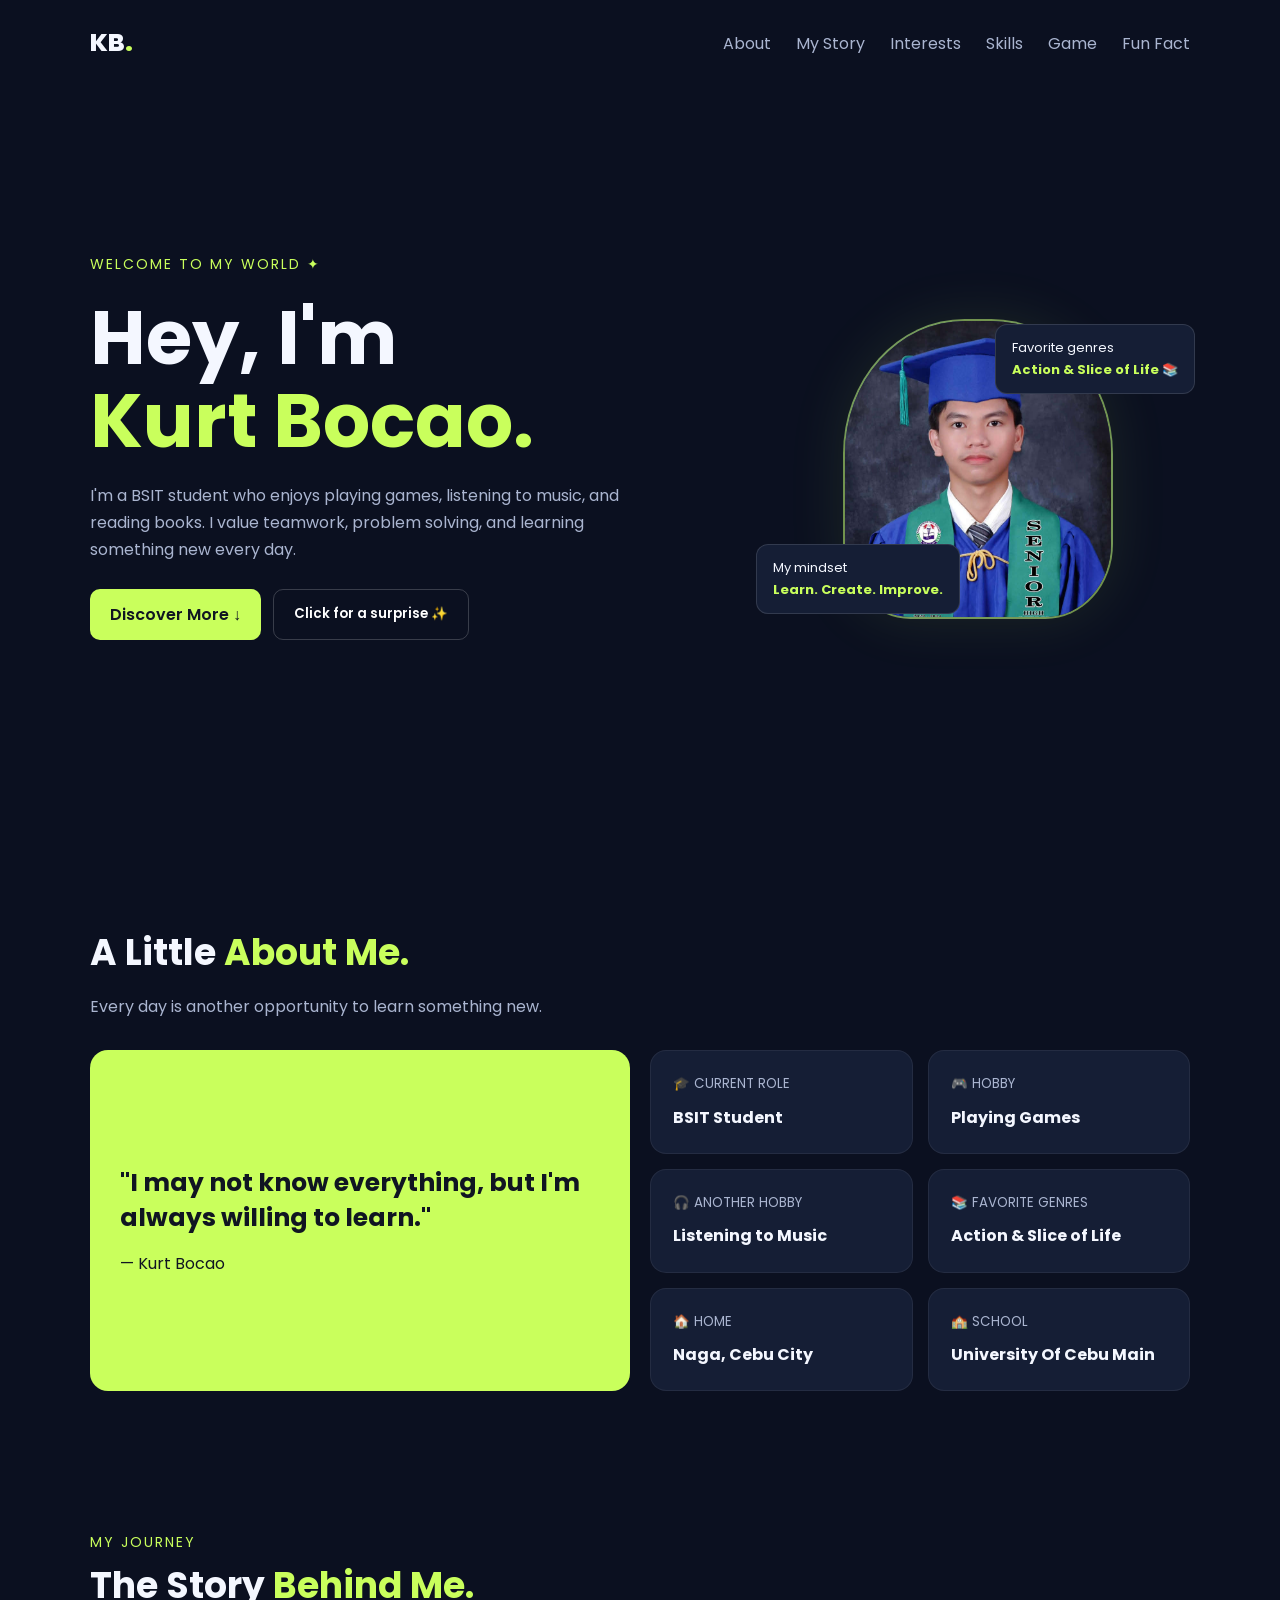
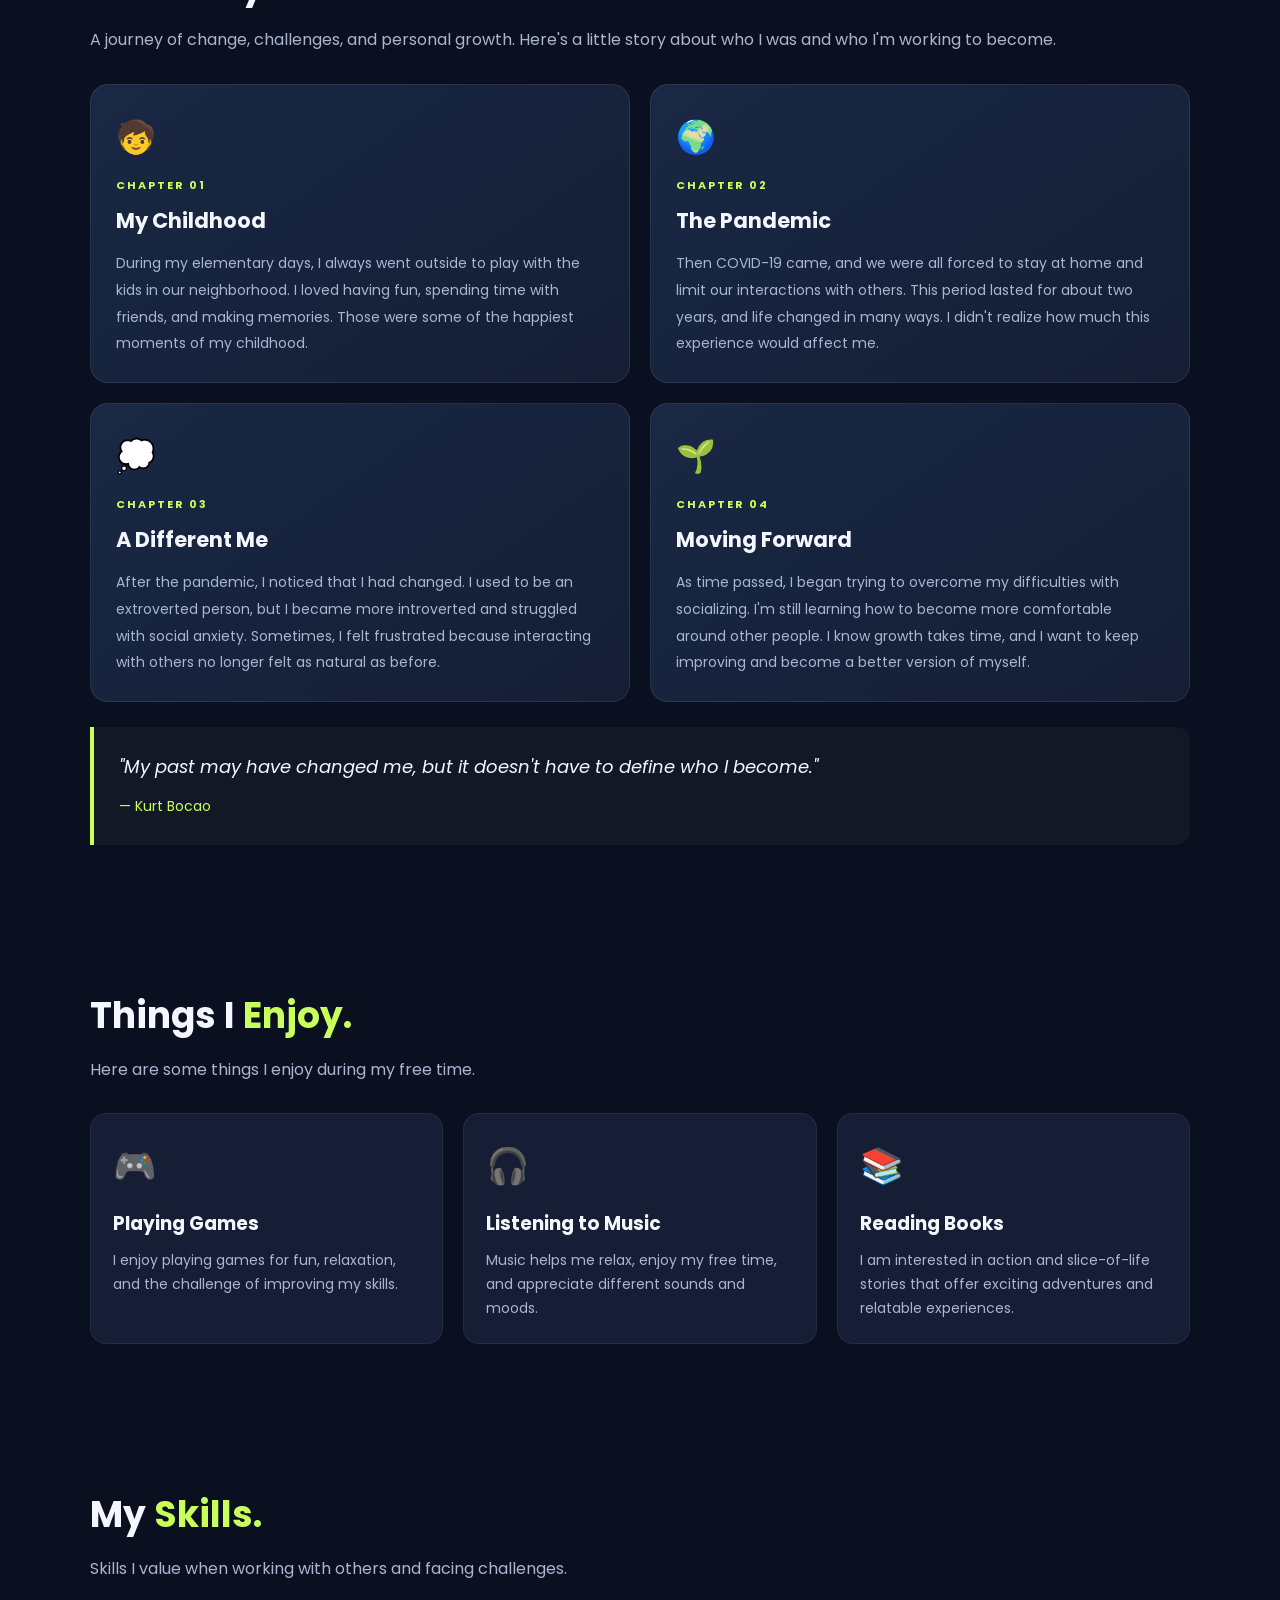
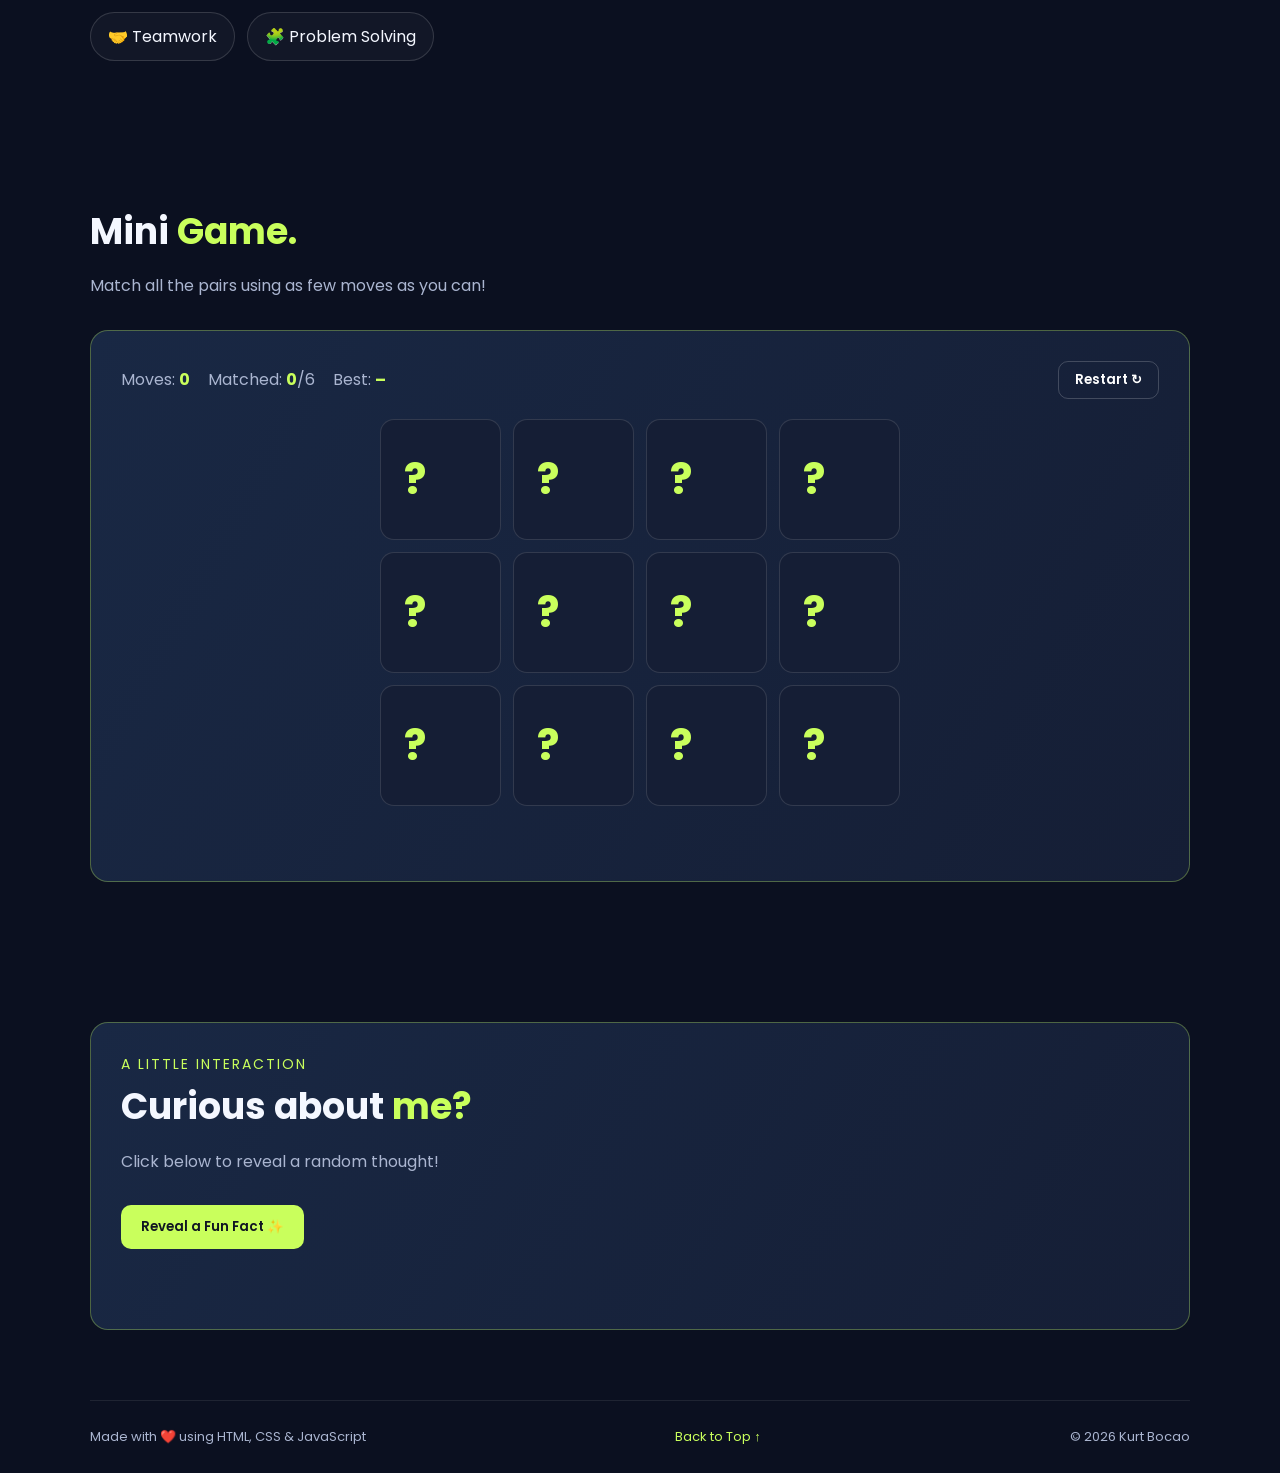
<file: index.html>
<!DOCTYPE html>
<html lang="en">
<head>
  <meta charset="UTF-8">
  <meta name="viewport" content="width=device-width, initial-scale=1.0">
  <title>Kurt Bocao | Personal Portfolio</title>
  <link rel="stylesheet" href="style.css">
</head>

<body>
<div class="container">

  <nav>
    <a href="#home" class="logo">KB<span>.</span></a>
    <div class="nav-links">
      <a href="#about">About</a>
      <a href="#story">My Story</a>
      <a href="#interests">Interests</a>
      <a href="#skills">Skills</a>
      <a href="#game">Game</a>
      <a href="#fun">Fun Fact</a>
    </div>
  </nav>

  <main>
    <!-- HOME -->
    <section class="hero" id="home">
      <div>
        <div class="tag">Welcome to my world ✦</div>
        <h1>Hey, I'm<br><span>Kurt Bocao.</span></h1>
        <p>
          I'm a BSIT student who enjoys playing games, listening
          to music, and reading books. I value teamwork, problem
          solving, and learning something new every day.
        </p>

        <div class="buttons">
          <a class="btn primary" href="#about">Discover More ↓</a>
          <button class="btn secondary" id="helloBtn">
            Click for a surprise ✨
          </button>
        </div>
        <p id="helloMessage" class="message"></p>
      </div>

      <div class="profile">
        <div class="avatar">
          <img src="imgs/pict.jpg" alt="Kurt Bocao">
        </div>
        <div class="floating one">
          Favorite genres
          <strong>Action & Slice of Life 📚</strong>
        </div>
        <div class="floating two">
          My mindset
          <strong>Learn. Create. Improve.</strong>
        </div>
      </div>
    </section>

    <!-- ABOUT ME -->
    <section id="about" class="reveal">
      <h2 class="section-title">A Little <span>About Me.</span></h2>
      <p class="section-description">
        Every day is another opportunity to learn something new.
      </p>

      <div class="about-grid">
        <div class="quote">
          <h3>
            "I may not know everything, but I'm always willing to learn."
          </h3>
          <p>— Kurt Bocao</p>
        </div>

        <div class="facts">
          <div class="fact">
            <small>🎓 CURRENT ROLE</small>
            <strong>BSIT Student</strong>
          </div>
          <div class="fact">
            <small>🎮 HOBBY</small>
            <strong>Playing Games</strong>
          </div>
          <div class="fact">
            <small>🎧 ANOTHER HOBBY</small>
            <strong>Listening to Music</strong>
          </div>
          <div class="fact">
            <small>📚 FAVORITE GENRES</small>
            <strong>Action & Slice of Life</strong>
          </div>
          <div class="fact">
            <small>🏠 HOME</small>
            <strong>Naga, Cebu City</strong>
          </div>
          <div class="fact">
            <small>🏫 SCHOOL</small>
            <strong>University Of Cebu Main</strong>
          </div>
        </div>
      </div>
    </section>

    <!-- MY STORY -->
    <section id="story" class="reveal">
      <div class="tag">My Journey</div>

      <h2 class="section-title">
        The Story <span>Behind Me.</span>
      </h2>

      <p class="section-description">
        A journey of change, challenges, and personal growth.
        Here's a little story about who I was and who I'm
        working to become.
      </p>

      <div class="story-grid">

        <div class="story-card">
          <div class="story-icon">🧒</div>
          <span class="story-label">CHAPTER 01</span>
          <h3>My Childhood</h3>
          <p>
            During my elementary days, I always went outside
            to play with the kids in our neighborhood. I loved
            having fun, spending time with friends, and making
            memories. Those were some of the happiest moments
            of my childhood.
          </p>
        </div>

        <div class="story-card">
          <div class="story-icon">🌍</div>
          <span class="story-label">CHAPTER 02</span>
          <h3>The Pandemic</h3>
          <p>
            Then COVID-19 came, and we were all forced to stay
            at home and limit our interactions with others.
            This period lasted for about two years, and life
            changed in many ways. I didn't realize how much
            this experience would affect me.
          </p>
        </div>

        <div class="story-card">
          <div class="story-icon">💭</div>
          <span class="story-label">CHAPTER 03</span>
          <h3>A Different Me</h3>
          <p>
            After the pandemic, I noticed that I had changed.
            I used to be an extroverted person, but I became
            more introverted and struggled with social anxiety.
            Sometimes, I felt frustrated because interacting
            with others no longer felt as natural as before.
          </p>
        </div>

        <div class="story-card">
          <div class="story-icon">🌱</div>
          <span class="story-label">CHAPTER 04</span>
          <h3>Moving Forward</h3>
          <p>
            As time passed, I began trying to overcome my
            difficulties with socializing. I'm still learning
            how to become more comfortable around other people.
            I know growth takes time, and I want to keep
            improving and become a better version of myself.
          </p>
        </div>

      </div>

      <div class="story-quote">
        <p>
          "My past may have changed me, but it doesn't have
          to define who I become."
        </p>
        <span>— Kurt Bocao</span>
      </div>
    </section>

    <!-- INTERESTS -->
    <section id="interests" class="reveal">
      <h2 class="section-title">Things I <span>Enjoy.</span></h2>
      <p class="section-description">
        Here are some things I enjoy during my free time.
      </p>

      <div class="grid">
        <div class="card">
          <div class="icon">🎮</div>
          <h3>Playing Games</h3>
          <p>
            I enjoy playing games for fun, relaxation, and the
            challenge of improving my skills.
          </p>
        </div>

        <div class="card">
          <div class="icon">🎧</div>
          <h3>Listening to Music</h3>
          <p>
            Music helps me relax, enjoy my free time, and
            appreciate different sounds and moods.
          </p>
        </div>

        <div class="card">
          <div class="icon">📚</div>
          <h3>Reading Books</h3>
          <p>
            I am interested in action and slice-of-life stories
            that offer exciting adventures and relatable experiences.
          </p>
        </div>
      </div>
    </section>

    <!-- SKILLS -->
    <section id="skills" class="reveal">
      <h2 class="section-title">My <span>Skills.</span></h2>
      <p class="section-description">
        Skills I value when working with others and facing challenges.
      </p>

      <div class="skills">
        <span class="skill">🤝 Teamwork</span>
        <span class="skill">🧩 Problem Solving</span>
      </div>
    </section>

    <!-- MINI GAME -->
    <section id="game" class="reveal">
      <h2 class="section-title">Mini <span>Game.</span></h2>
      <p class="section-description">
        Match all the pairs using as few moves as you can!
      </p>

      <div class="game-box">
        <div class="game-stats">
          <span>Moves: <strong id="moves">0</strong></span>
          <span>Matched: <strong id="matched">0</strong>/6</span>
          <span>Best: <strong id="best">–</strong></span>
          <button class="btn secondary" id="restartBtn">Restart ↻</button>
        </div>

        <div class="memory-grid" id="memoryGrid"></div>
        <p id="gameMessage" class="message" aria-live="polite"></p>
      </div>
    </section>

    <!-- FUN FACT -->
    <section id="fun" class="reveal">
      <div class="interactive">
        <div class="tag">A little interaction</div>
        <h2 class="section-title">Curious about <span>me?</span></h2>
        <p class="section-description">
          Click below to reveal a random thought!
        </p>

        <button class="btn primary" id="factBtn">
          Reveal a Fun Fact ✨
        </button>
        <p id="fact" aria-live="polite"></p>
      </div>
    </section>
  </main>

  <!-- FOOTER -->
  <footer>
    <span>Made with ❤️ using HTML, CSS & JavaScript</span>
    <a href="#home">Back to Top ↑</a>
    <span>© <span id="year"></span> Kurt Bocao</span>
  </footer>

</div>

<script src="script.js"></script>
</body>
</html>
</file>
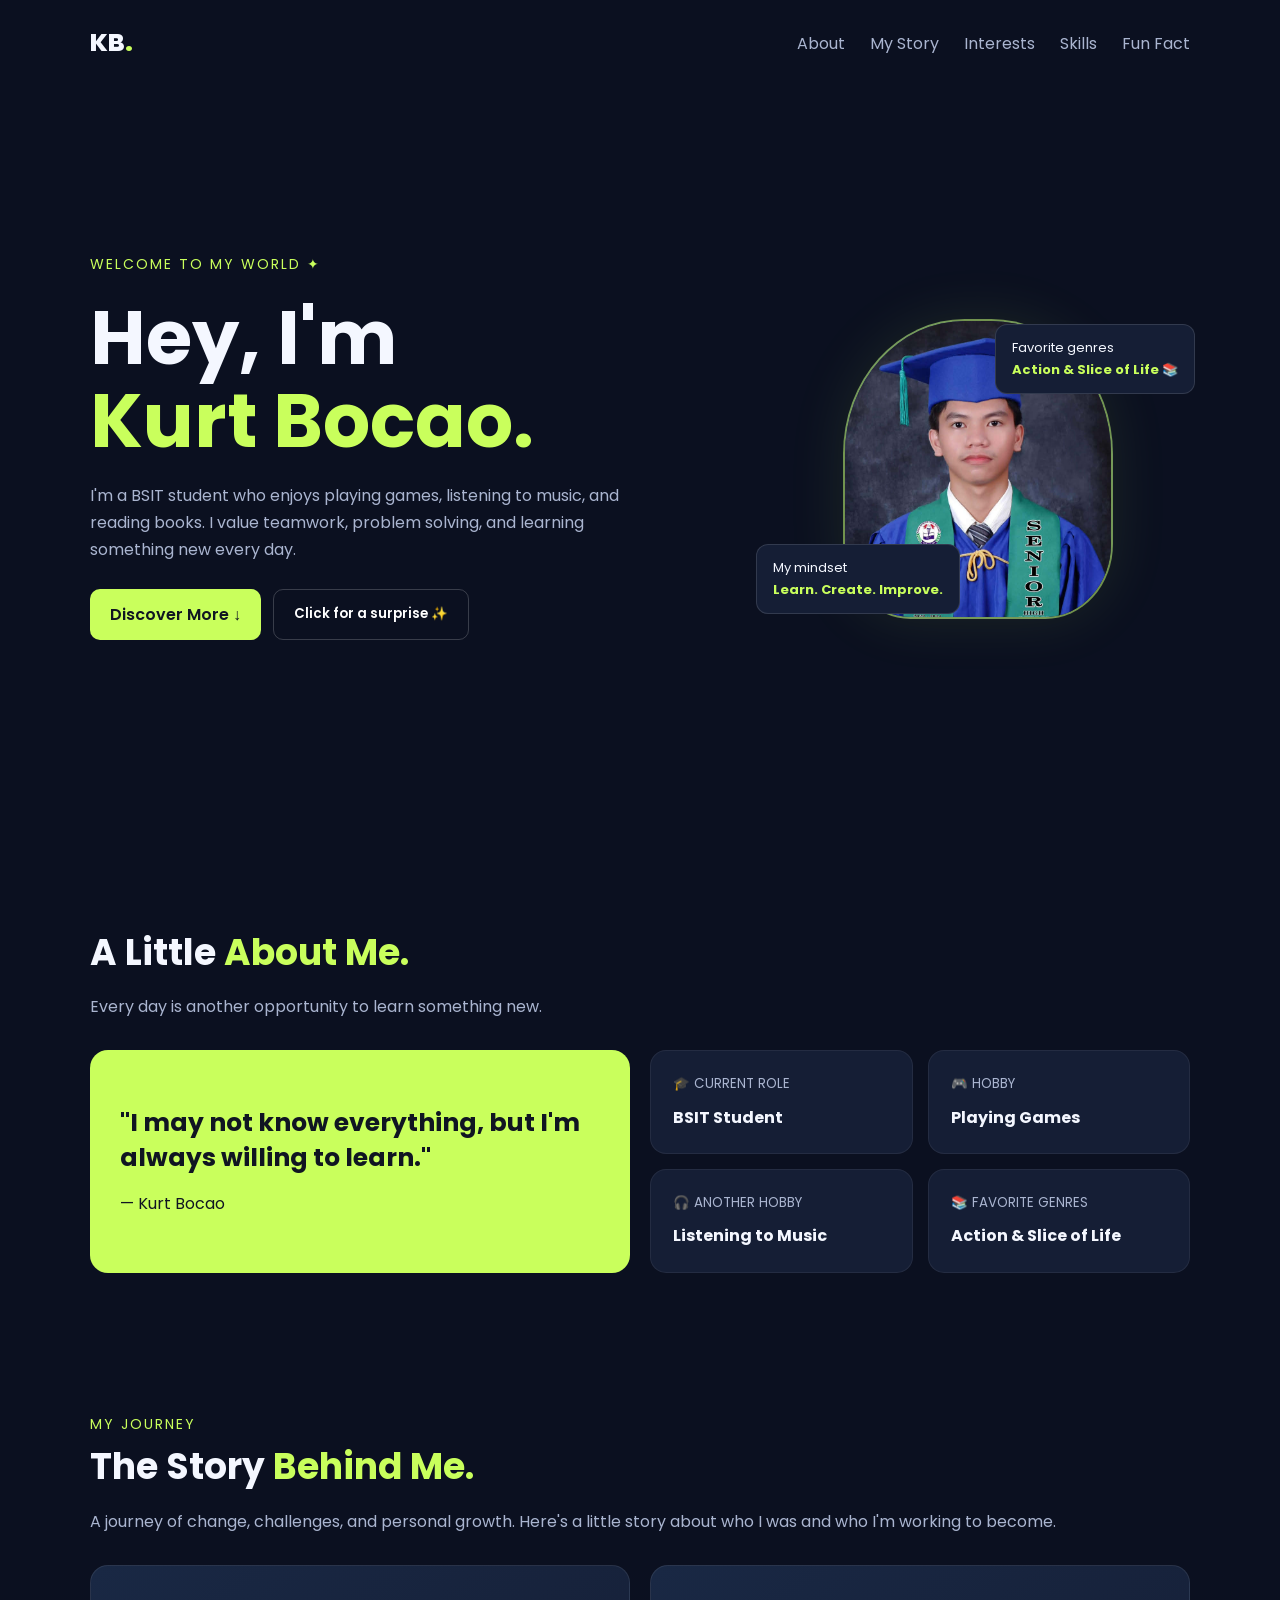
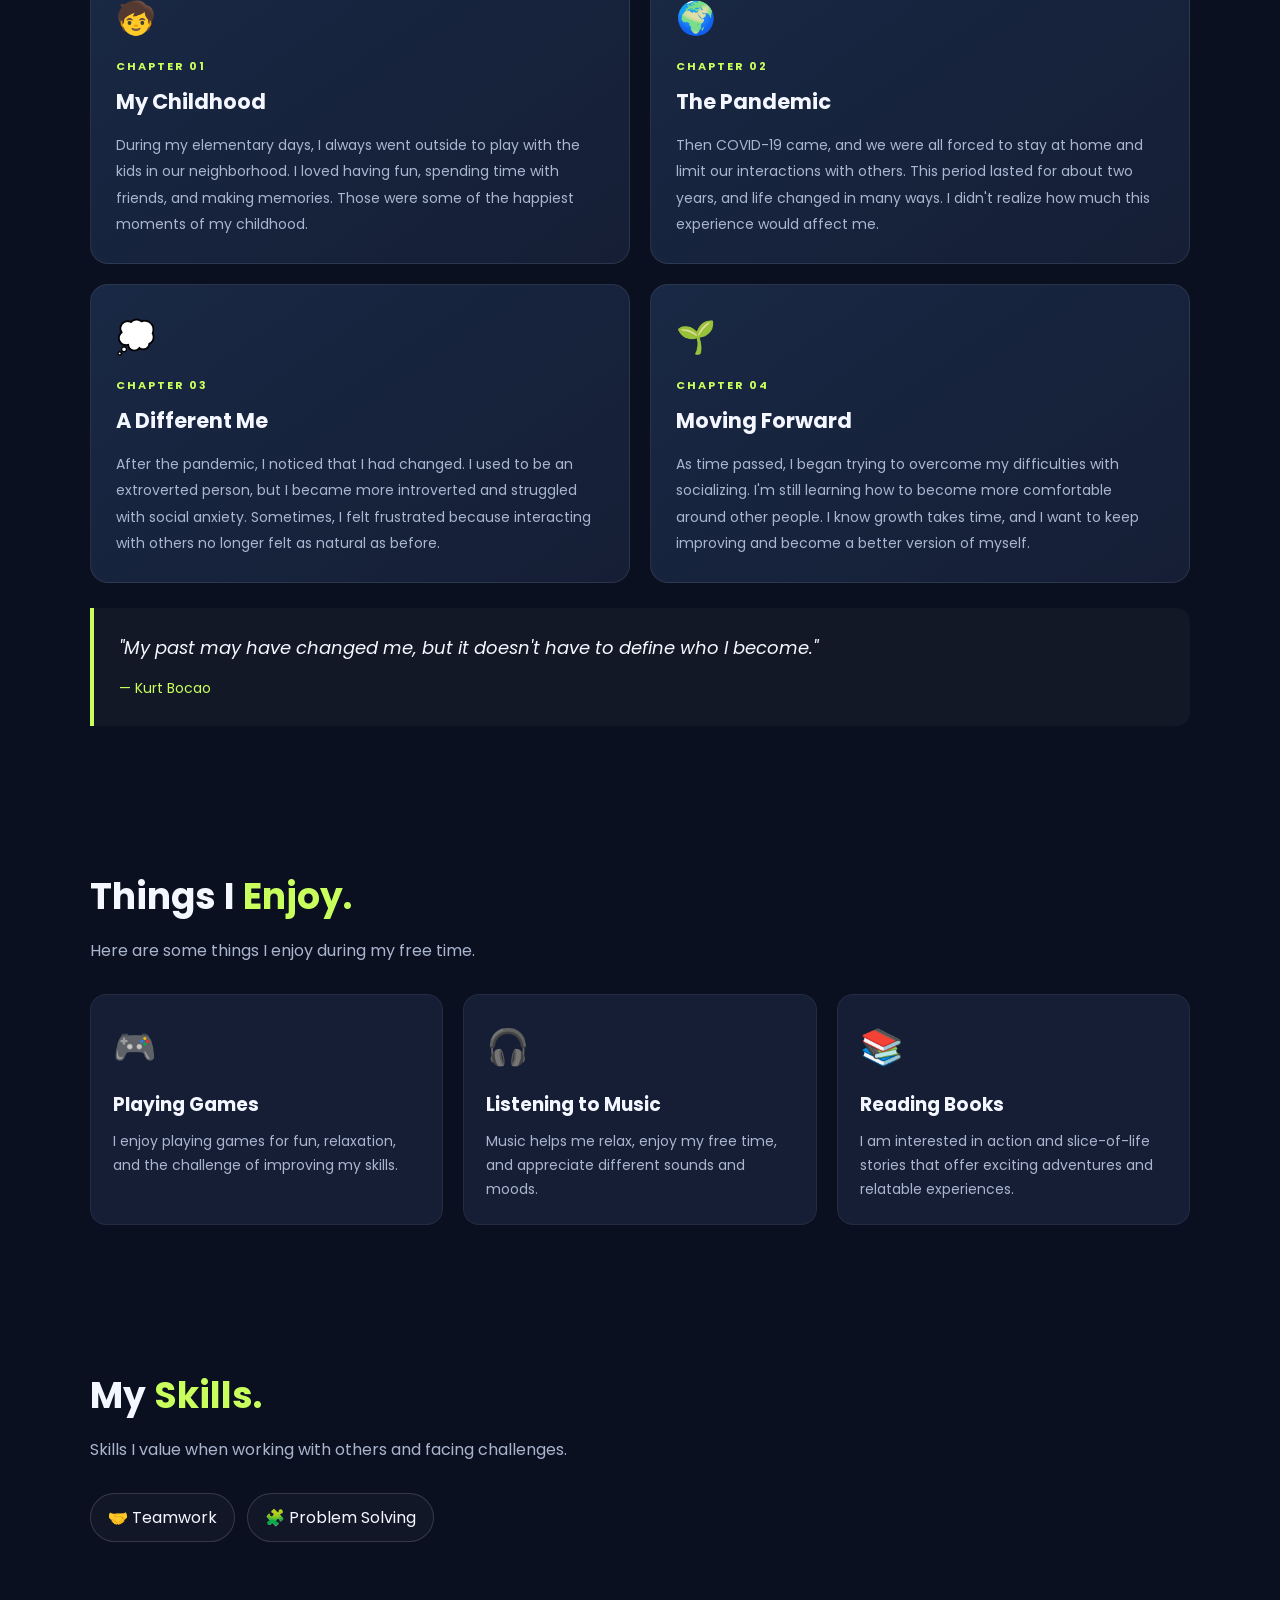
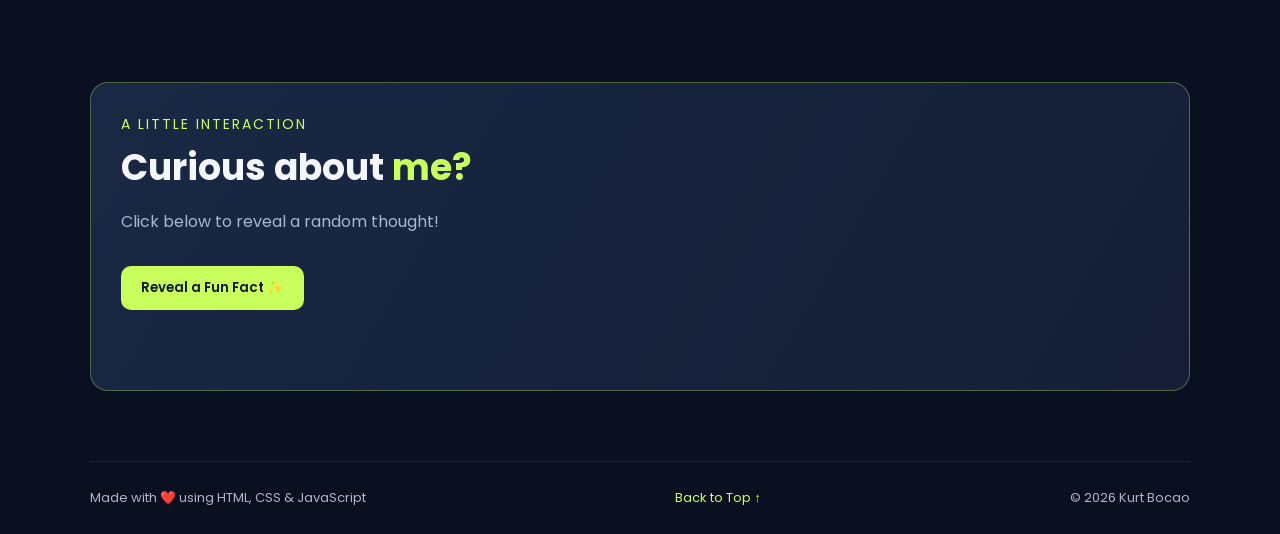
<file: My personal website.html>
<!DOCTYPE html>
<html lang="en">
<head>
  <meta charset="UTF-8">
  <meta name="viewport" content="width=device-width, initial-scale=1.0">
  <title>Kurt Bocao | Personal Portfolio</title>
  <link rel="stylesheet" href="style.css">
</head>

<body>
<div class="container">

  <nav>
    <a href="#home" class="logo">KB<span>.</span></a>
    <div class="nav-links">
      <a href="#about">About</a>
      <a href="#story">My Story</a>
      <a href="#interests">Interests</a>
      <a href="#skills">Skills</a>
      <a href="#fun">Fun Fact</a>
    </div>
  </nav>

  <main>
    <!-- HOME -->
    <section class="hero" id="home">
      <div>
        <div class="tag">Welcome to my world ✦</div>
        <h1>Hey, I'm<br><span>Kurt Bocao.</span></h1>
        <p>
          I'm a BSIT student who enjoys playing games, listening
          to music, and reading books. I value teamwork, problem
          solving, and learning something new every day.
        </p>

        <div class="buttons">
          <a class="btn primary" href="#about">Discover More ↓</a>
          <button class="btn secondary" id="helloBtn">
            Click for a surprise ✨
          </button>
        </div>
        <p id="helloMessage" class="message"></p>
      </div>

      <div class="profile">
        <div class="avatar">
          <img src="imgs/pict.jpg" alt="Kurt Bocao">
        </div>
        <div class="floating one">
          Favorite genres
          <strong>Action & Slice of Life 📚</strong>
        </div>
        <div class="floating two">
          My mindset
          <strong>Learn. Create. Improve.</strong>
        </div>
      </div>
    </section>

    <!-- ABOUT ME -->
    <section id="about" class="reveal">
      <h2 class="section-title">A Little <span>About Me.</span></h2>
      <p class="section-description">
        Every day is another opportunity to learn something new.
      </p>

      <div class="about-grid">
        <div class="quote">
          <h3>
            "I may not know everything, but I'm always willing to learn."
          </h3>
          <p>— Kurt Bocao</p>
        </div>

        <div class="facts">
          <div class="fact">
            <small>🎓 CURRENT ROLE</small>
            <strong>BSIT Student</strong>
          </div>
          <div class="fact">
            <small>🎮 HOBBY</small>
            <strong>Playing Games</strong>
          </div>
          <div class="fact">
            <small>🎧 ANOTHER HOBBY</small>
            <strong>Listening to Music</strong>
          </div>
          <div class="fact">
            <small>📚 FAVORITE GENRES</small>
            <strong>Action & Slice of Life</strong>
          </div>
        </div>
      </div>
    </section>

    <!-- MY STORY -->
    <section id="story" class="reveal">
      <div class="tag">My Journey</div>

      <h2 class="section-title">
        The Story <span>Behind Me.</span>
      </h2>

      <p class="section-description">
        A journey of change, challenges, and personal growth.
        Here's a little story about who I was and who I'm
        working to become.
      </p>

      <div class="story-grid">

        <div class="story-card">
          <div class="story-icon">🧒</div>
          <span class="story-label">CHAPTER 01</span>
          <h3>My Childhood</h3>
          <p>
            During my elementary days, I always went outside
            to play with the kids in our neighborhood. I loved
            having fun, spending time with friends, and making
            memories. Those were some of the happiest moments
            of my childhood.
          </p>
        </div>

        <div class="story-card">
          <div class="story-icon">🌍</div>
          <span class="story-label">CHAPTER 02</span>
          <h3>The Pandemic</h3>
          <p>
            Then COVID-19 came, and we were all forced to stay
            at home and limit our interactions with others.
            This period lasted for about two years, and life
            changed in many ways. I didn't realize how much
            this experience would affect me.
          </p>
        </div>

        <div class="story-card">
          <div class="story-icon">💭</div>
          <span class="story-label">CHAPTER 03</span>
          <h3>A Different Me</h3>
          <p>
            After the pandemic, I noticed that I had changed.
            I used to be an extroverted person, but I became
            more introverted and struggled with social anxiety.
            Sometimes, I felt frustrated because interacting
            with others no longer felt as natural as before.
          </p>
        </div>

        <div class="story-card">
          <div class="story-icon">🌱</div>
          <span class="story-label">CHAPTER 04</span>
          <h3>Moving Forward</h3>
          <p>
            As time passed, I began trying to overcome my
            difficulties with socializing. I'm still learning
            how to become more comfortable around other people.
            I know growth takes time, and I want to keep
            improving and become a better version of myself.
          </p>
        </div>

      </div>

      <div class="story-quote">
        <p>
          "My past may have changed me, but it doesn't have
          to define who I become."
        </p>
        <span>— Kurt Bocao</span>
      </div>
    </section>

    <!-- INTERESTS -->
    <section id="interests" class="reveal">
      <h2 class="section-title">Things I <span>Enjoy.</span></h2>
      <p class="section-description">
        Here are some things I enjoy during my free time.
      </p>

      <div class="grid">
        <div class="card">
          <div class="icon">🎮</div>
          <h3>Playing Games</h3>
          <p>
            I enjoy playing games for fun, relaxation, and the
            challenge of improving my skills.
          </p>
        </div>

        <div class="card">
          <div class="icon">🎧</div>
          <h3>Listening to Music</h3>
          <p>
            Music helps me relax, enjoy my free time, and
            appreciate different sounds and moods.
          </p>
        </div>

        <div class="card">
          <div class="icon">📚</div>
          <h3>Reading Books</h3>
          <p>
            I am interested in action and slice-of-life stories
            that offer exciting adventures and relatable experiences.
          </p>
        </div>
      </div>
    </section>

    <!-- SKILLS -->
    <section id="skills" class="reveal">
      <h2 class="section-title">My <span>Skills.</span></h2>
      <p class="section-description">
        Skills I value when working with others and facing challenges.
      </p>

      <div class="skills">
        <span class="skill">🤝 Teamwork</span>
        <span class="skill">🧩 Problem Solving</span>
      </div>
    </section>

    <!-- FUN FACT -->
    <section id="fun" class="reveal">
      <div class="interactive">
        <div class="tag">A little interaction</div>
        <h2 class="section-title">Curious about <span>me?</span></h2>
        <p class="section-description">
          Click below to reveal a random thought!
        </p>

        <button class="btn primary" id="factBtn">
          Reveal a Fun Fact ✨
        </button>
        <p id="fact" aria-live="polite"></p>
      </div>
    </section>
  </main>

  <!-- FOOTER -->
  <footer>
    <span>Made with ❤️ using HTML, CSS & JavaScript</span>
    <a href="#home">Back to Top ↑</a>
    <span>© <span id="year"></span> Kurt Bocao</span>
  </footer>

</div>

<script src="script.js"></script>
</body>
</html>
</file>
<file: style.css>
@import url('https://fonts.googleapis.com/css2?family=Poppins:wght@400;500;600;700;800&display=swap');

:root {
  --bg: #0b1020;
  --card: #151e35;
  --text: #f4f7ff;
  --muted: #aab5d0;
  --lime: #c9ff5c;
  --cyan: #65e6ff;
}

* {
  box-sizing: border-box;
  margin: 0;
  padding: 0;
  scroll-behavior: smooth;
}

body {
  font-family: 'Poppins', sans-serif;
  background: var(--bg);
  color: var(--text);
  line-height: 1.7;
}

a {
  color: inherit;
  text-decoration: none;
}

.container {
  width: 90%;
  max-width: 1100px;
  margin: auto;
}

nav {
  display: flex;
  justify-content: space-between;
  align-items: center;
  padding: 22px 0;
}

.logo {
  font-size: 25px;
  font-weight: 800;
}

.logo span,
.section-title span {
  color: var(--lime);
}

.nav-links {
  display: flex;
  gap: 25px;
  color: var(--muted);
}

.nav-links a:hover {
  color: var(--lime);
}

.hero {
  min-height: 85vh;
  display: grid;
  grid-template-columns: 1.2fr 0.8fr;
  align-items: center;
  gap: 40px;
  padding: 50px 0;
}

.tag {
  color: var(--lime);
  font-size: 14px;
  letter-spacing: 2px;
  text-transform: uppercase;
}

h1 {
  font-size: clamp(45px, 7vw, 75px);
  line-height: 1.1;
  margin: 20px 0;
  overflow-wrap: anywhere;
}

h1 span {
  color: var(--lime);
}

.hero p {
  color: var(--muted);
  max-width: 550px;
}

.buttons {
  display: flex;
  flex-wrap: wrap;
  gap: 12px;
  margin-top: 25px;
}

.btn {
  padding: 12px 20px;
  border-radius: 10px;
  border: 1px solid #ffffff30;
  cursor: pointer;
  font-family: inherit;
  font-weight: 600;
  transition: 0.3s;
}

.primary {
  background: var(--lime);
  color: #101522;
  border: none;
}

.secondary {
  background: transparent;
  color: white;
}

.btn:hover {
  transform: translateY(-4px);
}

.message {
  margin-top: 15px;
  color: var(--lime) !important;
  min-height: 30px;
}

.profile {
  display: flex;
  justify-content: center;
  align-items: center;
  position: relative;
  min-height: 350px;
}

.avatar {
  width: 270px;
  height: 300px;
  border-radius: 45% 45% 25% 25%;
  background: linear-gradient(135deg, #24385f, #17213a);
  border: 2px solid #c9ff5c80;
  display: flex;
  justify-content: center;
  align-items: center;
  font-size: 85px;
  font-weight: 800;
  color: var(--lime);
  box-shadow: 0 0 60px #c9ff5c18;
  animation: float 4s ease-in-out infinite;
  overflow: hidden;
}

.avatar img {
  width: 100%;
  height: 100%;
  object-fit: cover;
}

.floating {
  position: absolute;
  background: var(--card);
  padding: 12px 16px;
  border-radius: 12px;
  border: 1px solid #ffffff20;
  font-size: 13px;
  animation: float 3s ease-in-out infinite;
  z-index: 1;
}

.floating strong {
  display: block;
  color: var(--lime);
}

.one {
  top: 30px;
  right: -5px;
}

.two {
  bottom: 30px;
  left: -10px;
}

.two {
  animation-delay: 1s;
}

section {
  padding: 70px 0;
  scroll-margin-top: 20px;
}

.section-title {
  font-size: 36px;
  margin-bottom: 10px;
}

.section-description {
  color: var(--muted);
  margin-bottom: 30px;
}

.about-grid {
  display: grid;
  grid-template-columns: 1fr 1fr;
  gap: 20px;
}

.quote {
  background: var(--lime);
  color: #101522;
  border-radius: 18px;
  padding: 30px;
  display: flex;
  flex-direction: column;
  justify-content: center;
}

.quote h3 {
  font-size: 25px;
  line-height: 1.4;
}

.quote p {
  margin-top: 15px;
}

.facts {
  display: grid;
  grid-template-columns: 1fr 1fr;
  gap: 15px;
}

.fact,
.card {
  background: var(--card);
  padding: 22px;
  border-radius: 16px;
  border: 1px solid #ffffff10;
  transition: 0.3s;
  overflow-wrap: anywhere;
}

.fact:hover,
.card:hover {
  transform: translateY(-6px);
  border-color: var(--lime);
}

.fact small {
  color: var(--muted);
  display: block;
  margin-bottom: 8px;
}

.grid {
  display: grid;
  grid-template-columns: repeat(3, 1fr);
  gap: 20px;
}

.icon {
  font-size: 35px;
  margin-bottom: 12px;
}

.card h3 {
  margin-bottom: 10px;
}

.card p {
  color: var(--muted);
  font-size: 14px;
}

/* STORYTELLING SECTION */

.story-grid {
  display: grid;
  grid-template-columns: repeat(2, minmax(0, 1fr));
  gap: 20px;
  margin-top: 30px;
}

.story-card {
  background: linear-gradient(145deg, #192844, #151e35);
  border: 1px solid #ffffff15;
  border-radius: 18px;
  padding: 25px;
  transition: transform 0.3s, border-color 0.3s;
  overflow-wrap: anywhere;
}

.story-card:hover {
  transform: translateY(-6px);
  border-color: var(--lime);
}

.story-icon {
  font-size: 32px;
  margin-bottom: 12px;
}

.story-label {
  display: block;
  color: var(--lime);
  font-size: 11px;
  font-weight: 700;
  letter-spacing: 2px;
  margin-bottom: 8px;
}

.story-card h3 {
  font-size: 21px;
  margin-bottom: 12px;
}

.story-card p {
  color: var(--muted);
  font-size: 14px;
  line-height: 1.9;
}

.story-quote {
  margin-top: 25px;
  padding: 25px;
  border-left: 4px solid var(--lime);
  border-radius: 0 14px 14px 0;
  background: #ffffff08;
}

.story-quote p {
  font-size: 18px;
  font-style: italic;
  margin-bottom: 10px;
}

.story-quote span {
  color: var(--lime);
  font-size: 14px;
}

/* SKILLS */

.skills {
  display: flex;
  flex-wrap: wrap;
  gap: 12px;
}

.skill {
  padding: 10px 17px;
  border: 1px solid #ffffff25;
  border-radius: 30px;
  background: #ffffff08;
  transition: 0.3s;
}

.skill:hover {
  background: var(--lime);
  color: #101522;
}

/* FUN FACT */

.interactive {
  background: linear-gradient(120deg, #192844, #151e35);
  padding: 30px;
  border-radius: 18px;
  border: 1px solid #c9ff5c50;
}

#fact {
  color: var(--cyan);
  margin-top: 20px;
  min-height: 30px;
}

/* MINI GAME */

.game-box {
  background: linear-gradient(120deg, #192844, #151e35);
  padding: 30px;
  border-radius: 18px;
  border: 1px solid #c9ff5c50;
}

.game-stats {
  display: flex;
  flex-wrap: wrap;
  align-items: center;
  gap: 18px;
  margin-bottom: 20px;
  color: var(--muted);
}

.game-stats strong {
  color: var(--lime);
}

.game-stats .btn {
  margin-left: auto;
  padding: 8px 16px;
}

.memory-grid {
  display: grid;
  grid-template-columns: repeat(4, 1fr);
  gap: 12px;
  max-width: 520px;
  margin: auto;
}

.memory-card {
  aspect-ratio: 1;
  font-size: clamp(28px, 6vw, 42px);
  font-family: inherit;
  background: var(--card);
  color: transparent;
  border: 1px solid #ffffff20;
  border-radius: 14px;
  cursor: pointer;
  transition: transform 0.3s, background 0.3s, border-color 0.3s;
}

.memory-card::before {
  content: "?";
  color: var(--lime);
  font-weight: 700;
}

.memory-card:hover {
  transform: translateY(-4px);
  border-color: var(--lime);
}

.memory-card.flipped,
.memory-card.matched {
  color: var(--text);
  background: #24385f;
  border-color: var(--cyan);
}

.memory-card.flipped::before,
.memory-card.matched::before {
  content: "";
}

.memory-card.matched {
  background: var(--lime);
  border-color: var(--lime);
  cursor: default;
}

.memory-card.matched:hover {
  transform: none;
}

@media (max-width: 750px) {
  .game-box {
    padding: 20px;
  }

  .memory-grid {
    gap: 8px;
  }
}

/* FOOTER */

footer {
  border-top: 1px solid #ffffff15;
  padding: 25px 0;
  display: flex;
  justify-content: space-between;
  gap: 15px;
  color: var(--muted);
  font-size: 13px;
}

footer a {
  color: var(--lime);
}

/* SCROLL REVEAL */

.reveal {
  opacity: 0;
  transform: translateY(25px);
  transition: opacity 0.8s, transform 0.8s;
}

.reveal.show {
  opacity: 1;
  transform: translateY(0);
}

/* FLOATING ANIMATION */

@keyframes float {
  0%, 100% {
    transform: translateY(0);
  }

  50% {
    transform: translateY(-12px);
  }
}

/* MOBILE RESPONSIVENESS */

@media (max-width: 750px) {
  .nav-links {
    display: none;
  }

  .hero {
    grid-template-columns: 1fr;
    text-align: center;
    padding-top: 30px;
  }

  .hero p {
    margin-left: auto;
    margin-right: auto;
  }

  .buttons {
    justify-content: center;
  }

  .profile {
    grid-row: 1;
    margin-bottom: 30px;
  }

  .avatar {
    width: 220px;
    height: 240px;
  }

  .one {
    right: 0;
  }

  .two {
    left: 0;
  }

  .about-grid,
  .grid,
  .story-grid {
    grid-template-columns: 1fr;
  }

  .section-title {
    font-size: 29px;
  }

  footer {
    flex-direction: column;
  }
}

/* ACCESSIBILITY */

@media (prefers-reduced-motion: reduce) {
  *,
  *::before,
  *::after {
    animation: none !important;
    transition: none !important;
    scroll-behavior: auto !important;
  }

  .reveal {
    opacity: 1;
    transform: none;
  }
}
</file>
